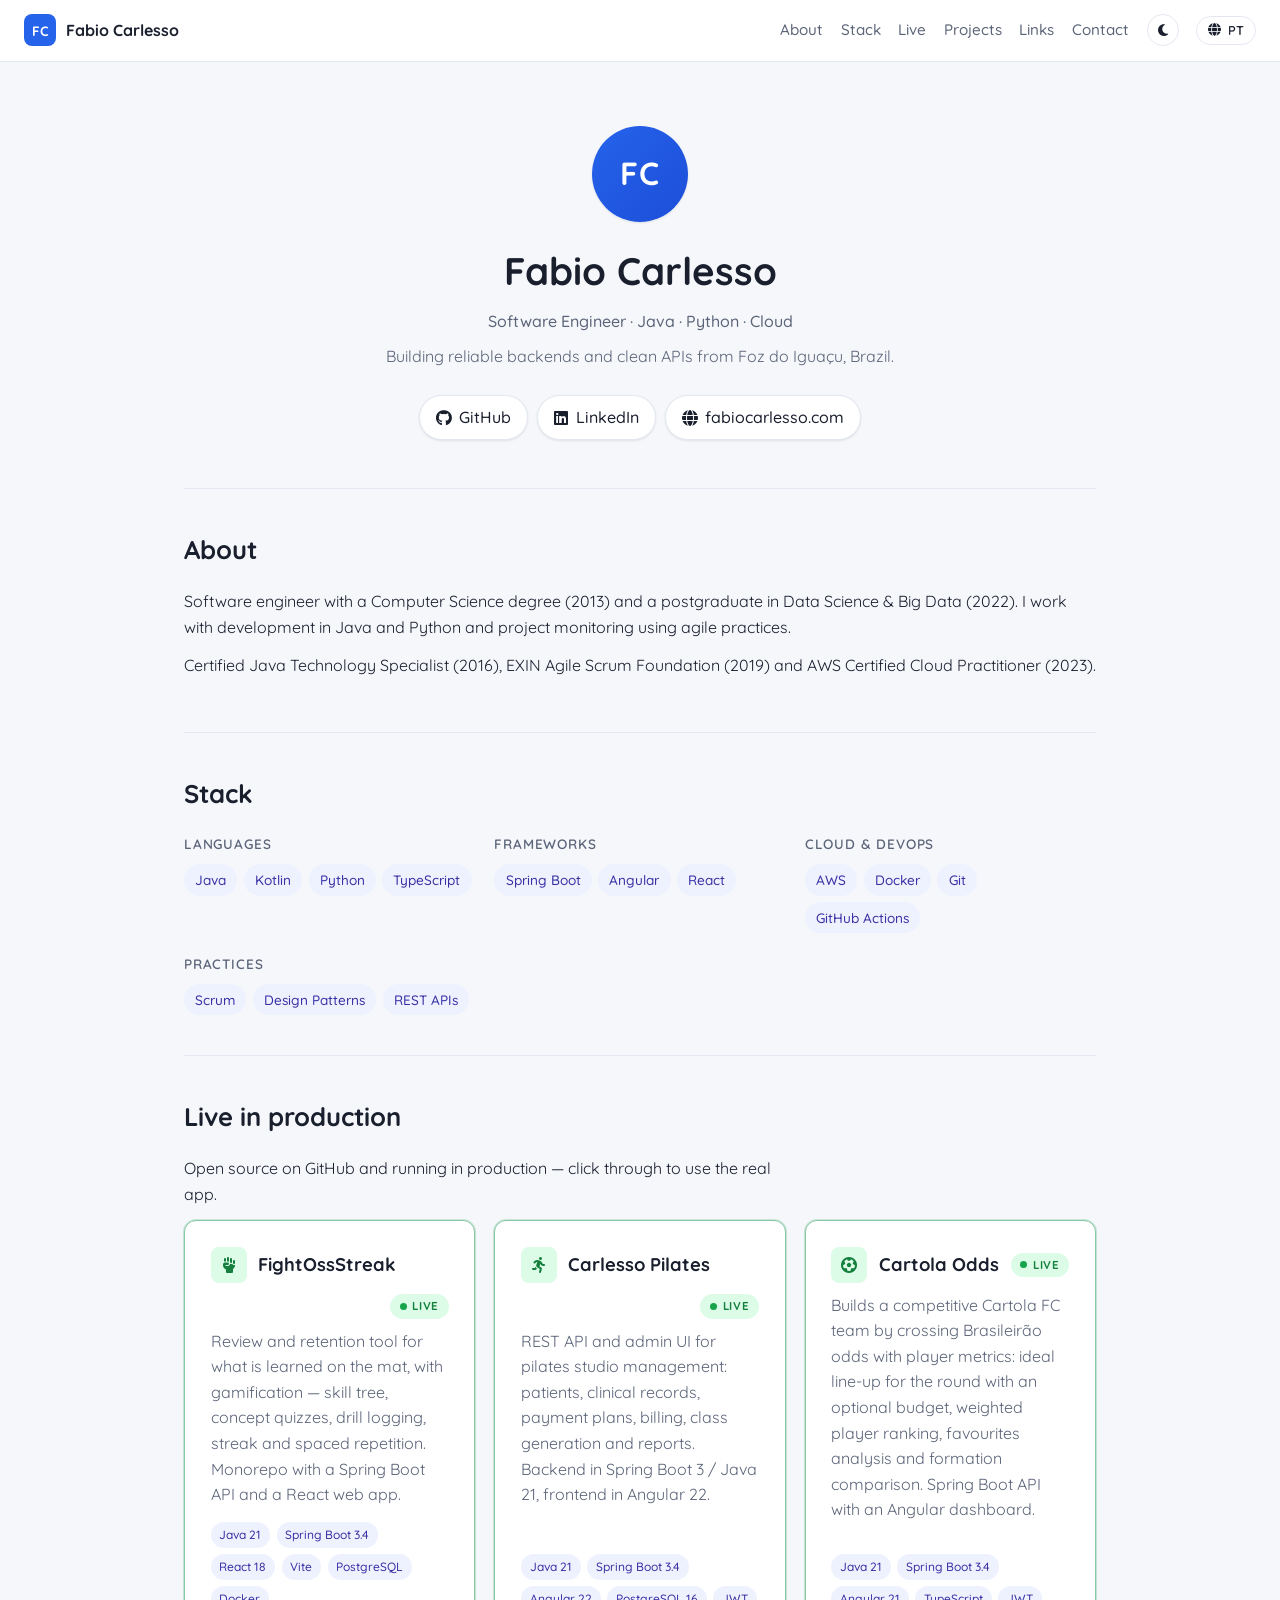
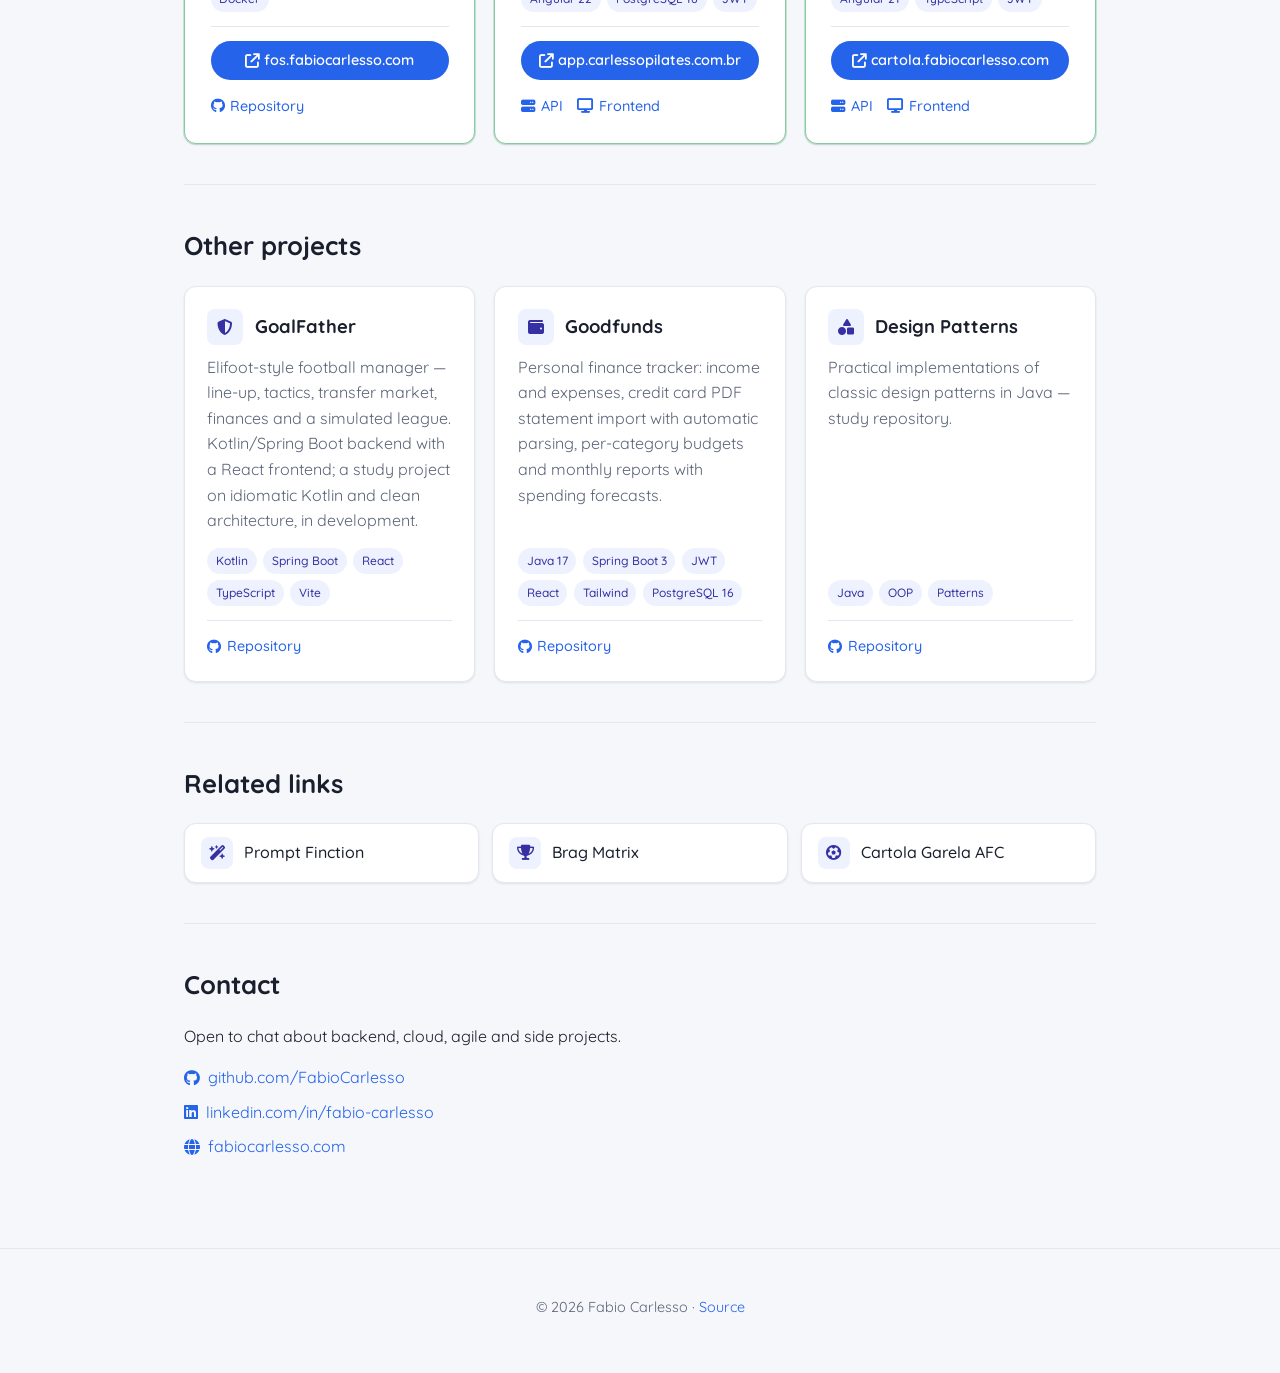
<file: index.html>
<!DOCTYPE html>
<html lang="en">
<head>
  <meta charset="UTF-8" />
  <meta name="viewport" content="width=device-width, initial-scale=1.0" />
  <title>Fabio Carlesso — Software Engineer</title>
  <meta name="description" content="Fabio Carlesso — Software Engineer focused on Java, Spring Boot, Angular and AWS." />
  <meta property="og:title" content="Fabio Carlesso — Software Engineer" />
  <meta property="og:description" content="Backend in Java/Python, frontend in Angular, cloud on AWS." />
  <meta property="og:type" content="website" />
  <meta property="og:url" content="https://fabiocarlesso.github.io/" />
  <meta name="theme-color" content="#2563eb" />
  <link rel="icon" type="image/svg+xml" href="assets/img/favicon.svg" />
  <link rel="preconnect" href="https://fonts.googleapis.com" />
  <link rel="preconnect" href="https://fonts.gstatic.com" crossorigin />
  <link href="https://fonts.googleapis.com/css2?family=Quicksand:wght@400;500;600;700&display=swap" rel="stylesheet" />
  <link rel="stylesheet" href="https://cdnjs.cloudflare.com/ajax/libs/font-awesome/6.5.2/css/all.min.css" />
  <link rel="stylesheet" href="assets/css/style.css" />
  <script>
    (function () {
      try {
        var stored = localStorage.getItem('theme');
        var prefersDark = window.matchMedia('(prefers-color-scheme: dark)').matches;
        document.documentElement.setAttribute('data-theme', stored || (prefersDark ? 'dark' : 'light'));
      } catch (e) { /* ignore */ }
    })();
  </script>
</head>
<body>
  <header class="topbar">
    <a href="#" class="brand">
      <span class="brand-mark" id="brandMark">FC</span>
      <span class="brand-name" id="brandName">Fabio Carlesso</span>
    </a>
    <nav class="nav">
      <a href="#about" data-i18n="nav.about">About</a>
      <a href="#stack" data-i18n="nav.stack">Stack</a>
      <a href="#live" data-i18n="nav.live">Live</a>
      <a href="#projects" data-i18n="nav.projects">Projects</a>
      <a href="#links" data-i18n="nav.links">Links</a>
      <a href="#contact" data-i18n="nav.contact">Contact</a>
      <button class="icon-toggle" id="themeToggle" type="button" aria-label="Toggle dark mode">
        <i class="fa-solid fa-moon" aria-hidden="true" id="themeIcon"></i>
      </button>
      <button class="lang-toggle" id="langToggle" type="button" aria-label="Toggle language">
        <i class="fa-solid fa-globe" aria-hidden="true"></i>
        <span id="langLabel">PT</span>
      </button>
    </nav>
  </header>

  <main>
    <section class="hero">
      <div class="avatar" id="heroAvatar" aria-hidden="true">FC</div>
      <h1 id="heroName">Fabio Carlesso</h1>
      <p class="tagline" id="heroTagline"></p>
      <p class="hero-lead" id="heroLead"></p>
      <div class="hero-cta" id="heroLinks"></div>
    </section>

    <section id="about" class="section">
      <h2 data-i18n="about.title">About</h2>
      <div id="aboutBody"></div>
    </section>

    <section id="stack" class="section">
      <h2 data-i18n="stack.title">Stack</h2>
      <div class="stack-groups" id="stackGroups"></div>
    </section>

    <section id="live" class="section" hidden>
      <h2 data-i18n="live.title">Live in production</h2>
      <p class="section-lead" data-i18n="live.lead">Open source on GitHub and running in production — click through to the real app.</p>
      <div class="projects featured" id="liveList"></div>
    </section>

    <section id="projects" class="section">
      <h2 data-i18n="projects.title">Other projects</h2>
      <div class="projects" id="projectsList"></div>
    </section>

    <section id="links" class="section">
      <h2 data-i18n="links.title">Related links</h2>
      <div class="links-grid" id="linksList"></div>
    </section>

    <section id="contact" class="section">
      <h2 data-i18n="contact.title">Contact</h2>
      <p data-i18n="contact.lead">Open to chat about backend, cloud, agile and side projects.</p>
      <ul class="contact-list" id="contactList"></ul>
    </section>
  </main>

  <footer class="site-footer">
    <p>
      © <span id="year"></span> Fabio Carlesso ·
      <a href="https://github.com/FabioCarlesso/fabiocarlesso.github.io" target="_blank" rel="noopener" data-i18n="footer.source">Source</a>
    </p>
  </footer>

  <script src="data.js"></script>
  <script src="assets/js/main.js"></script>
</body>
</html>
</file>
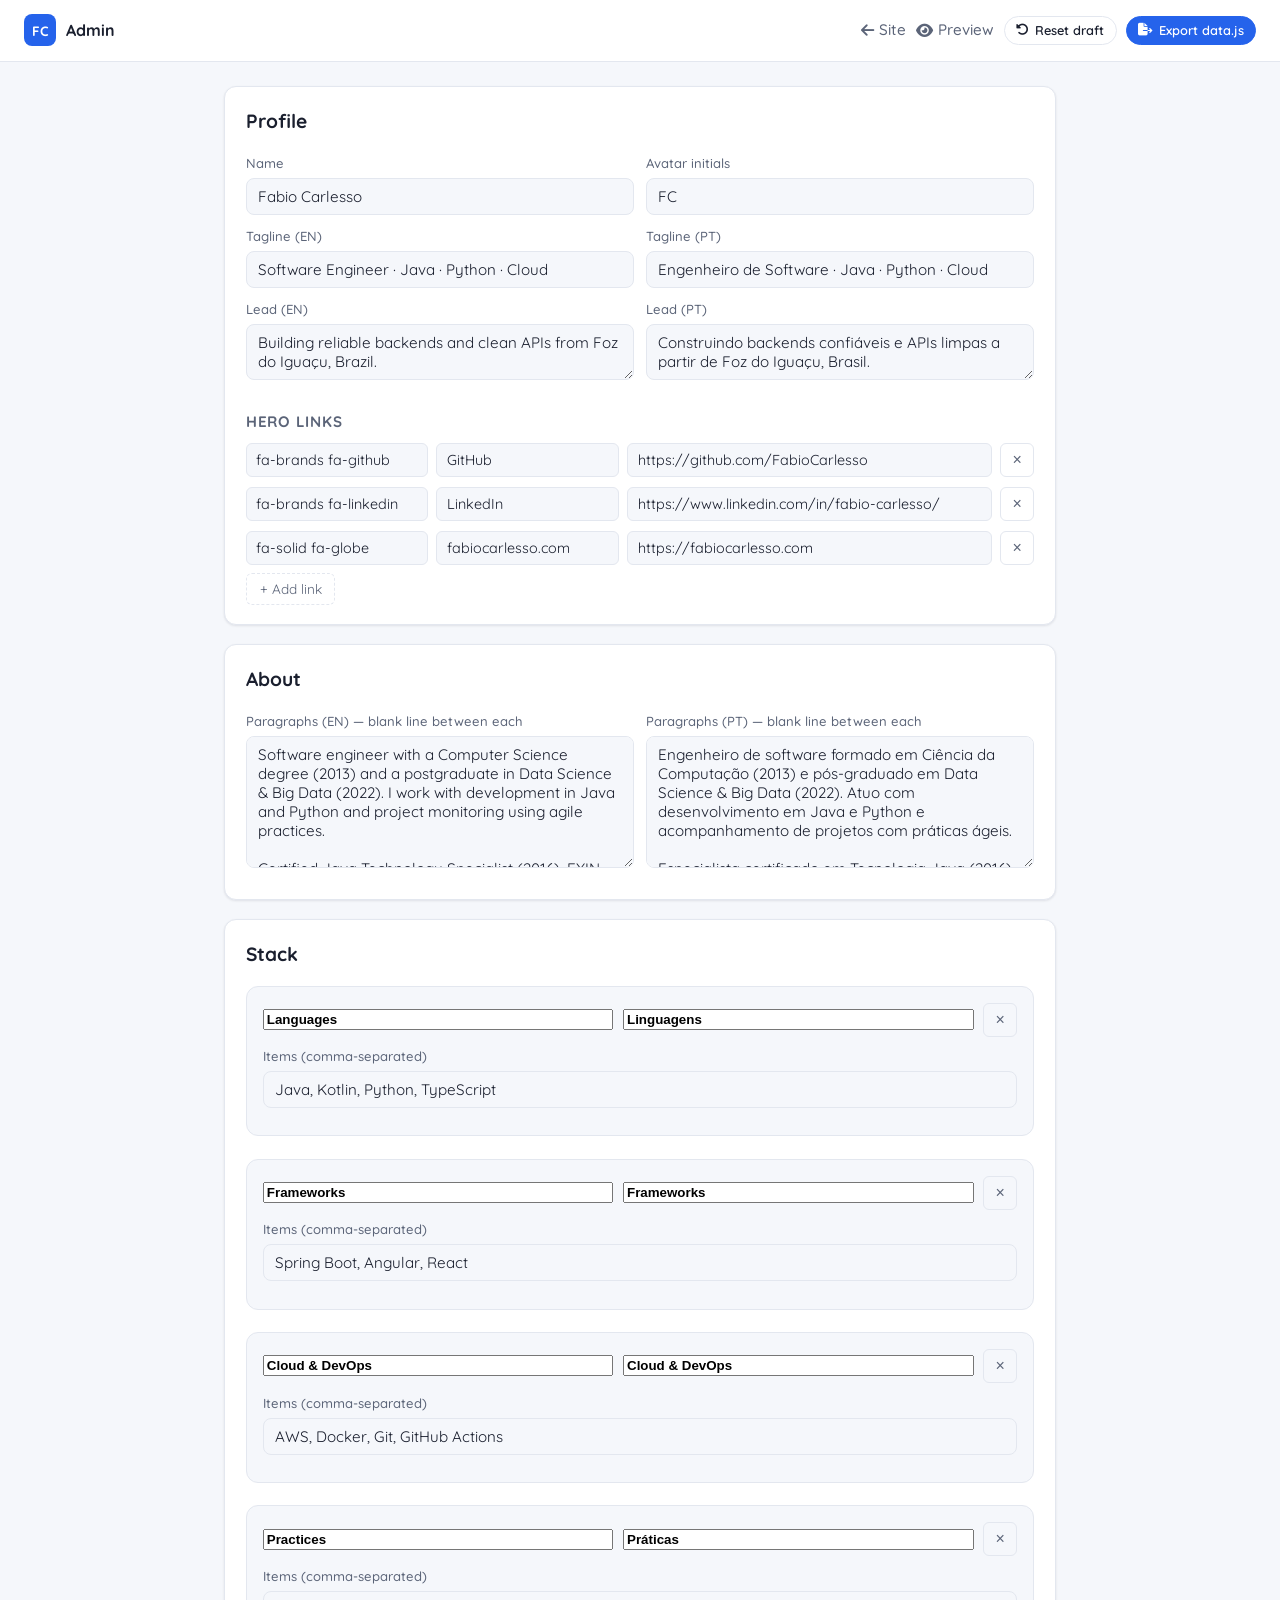
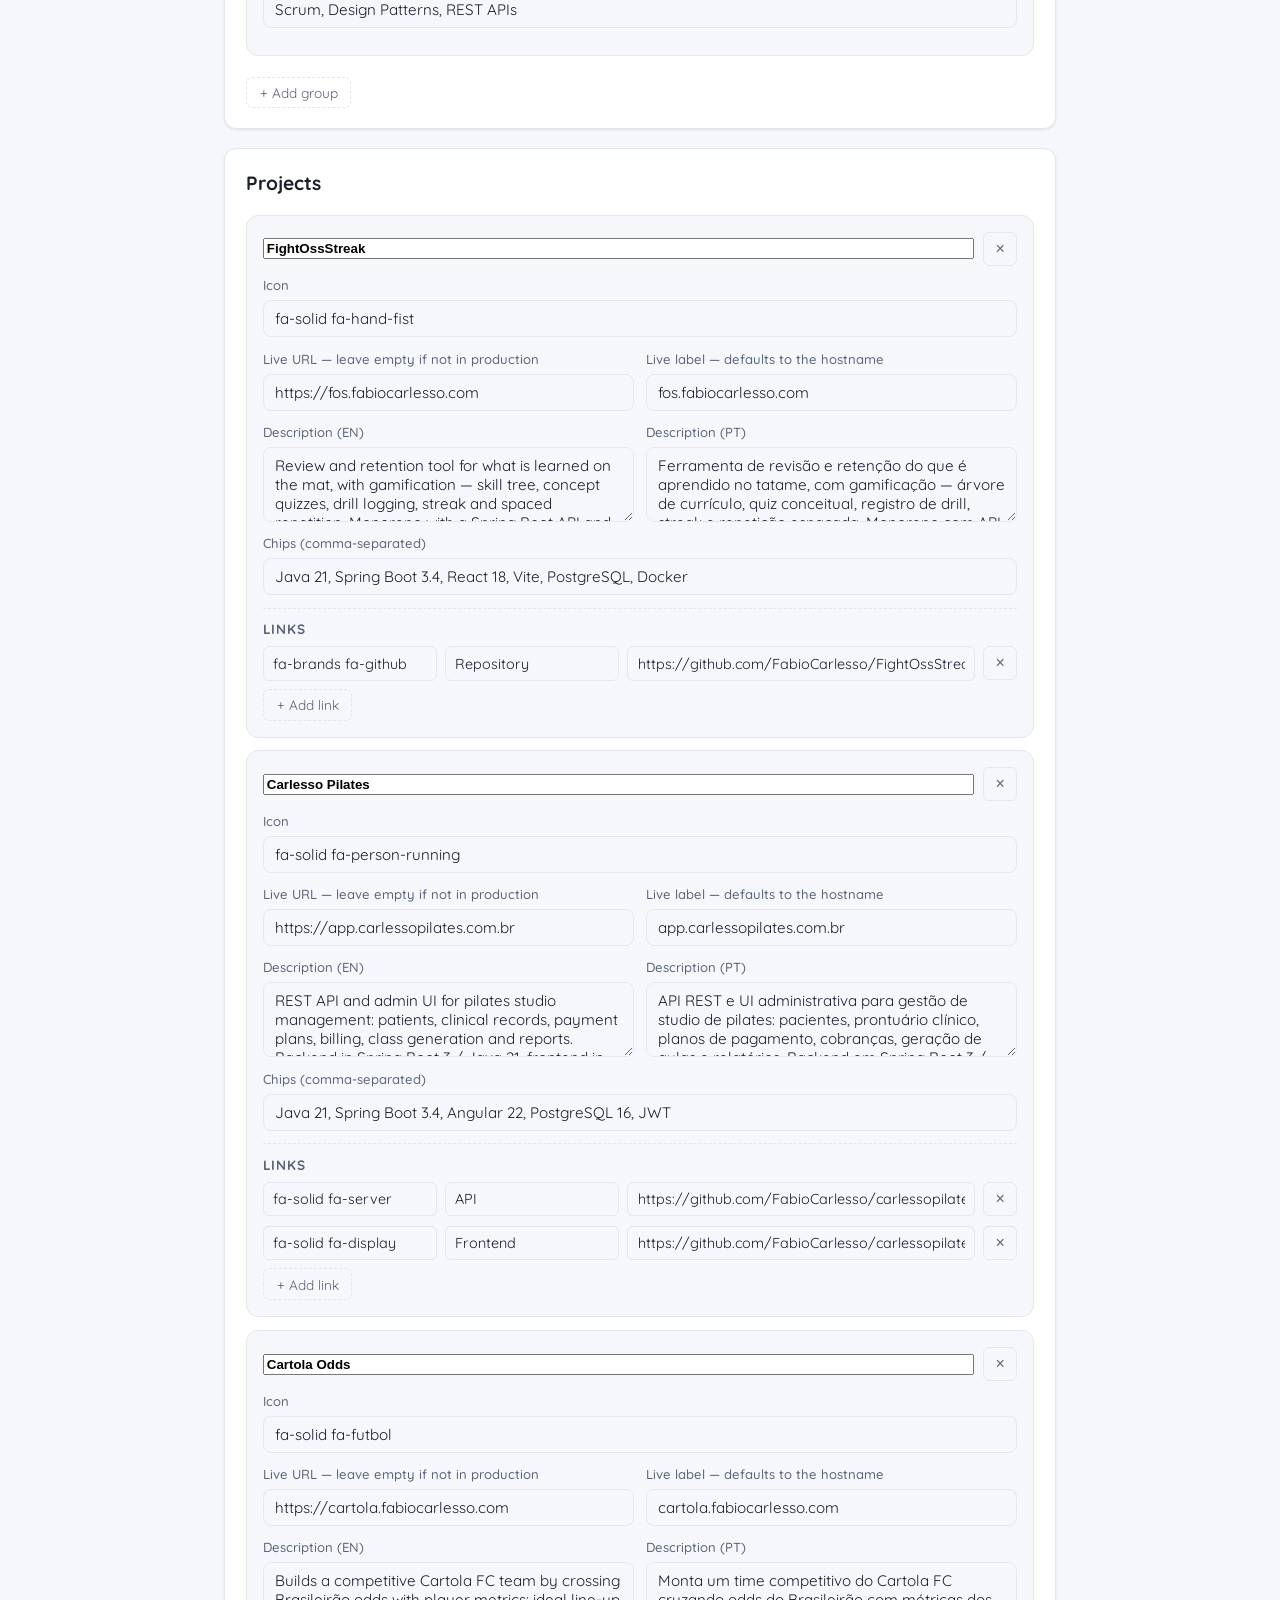
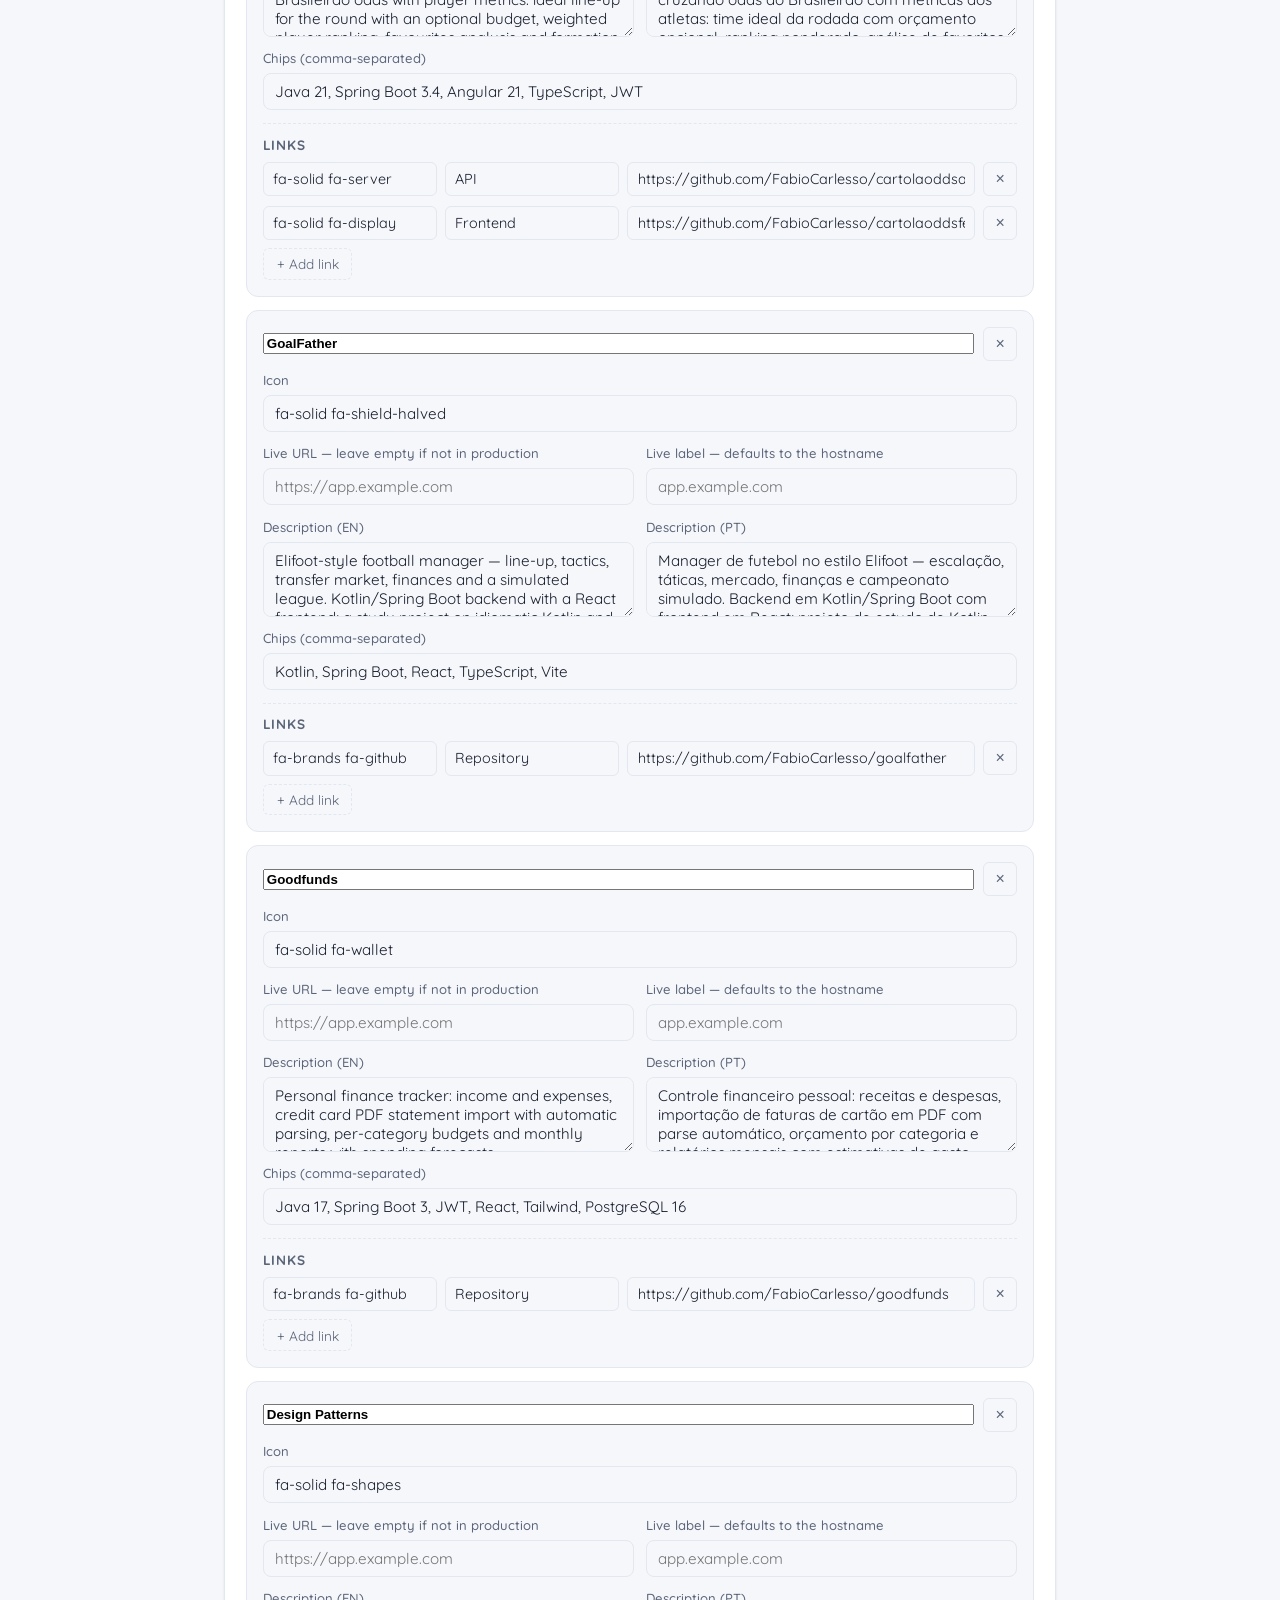
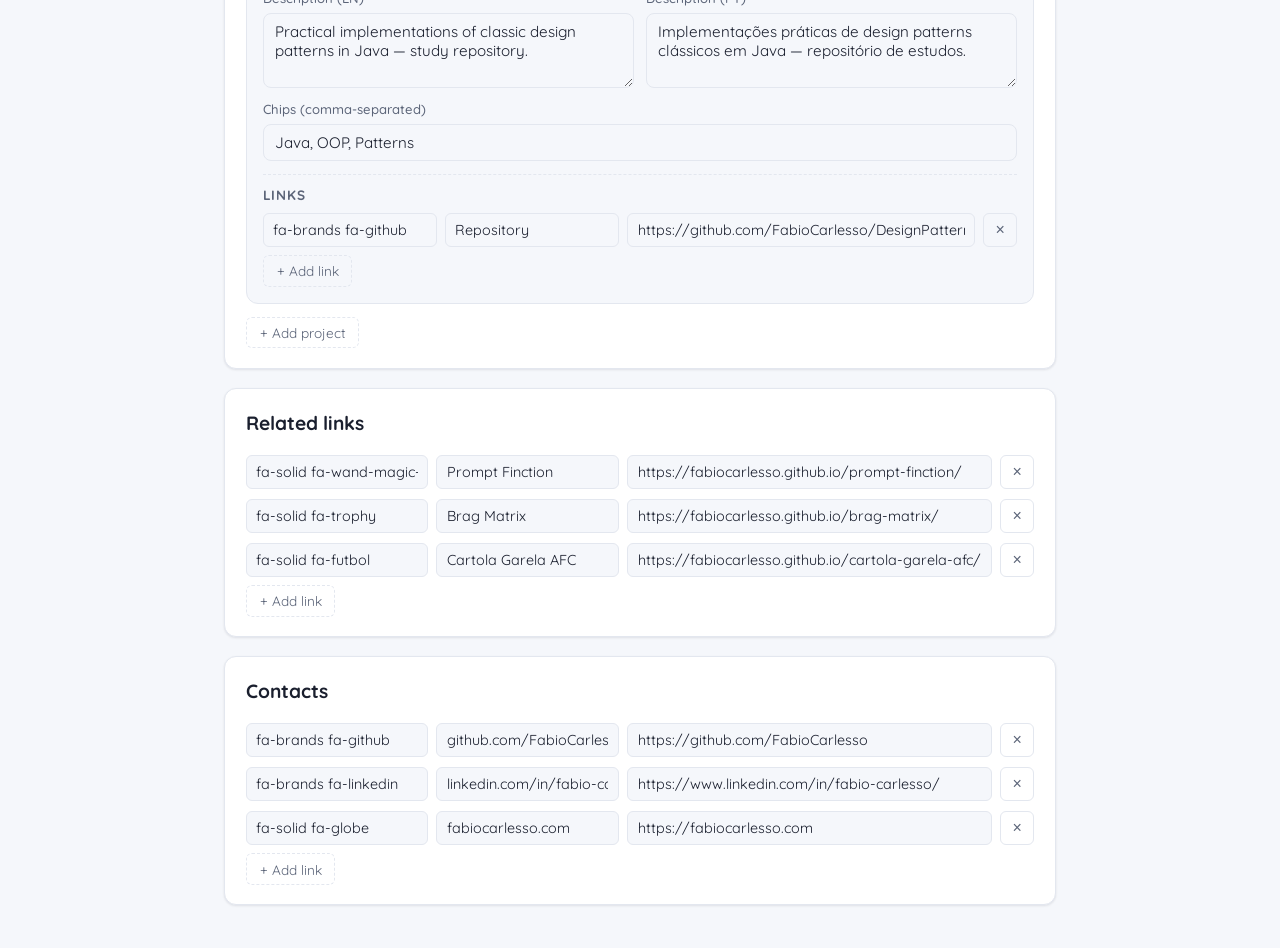
<file: admin.html>
<!DOCTYPE html>
<html lang="en">
<head>
  <meta charset="UTF-8" />
  <meta name="viewport" content="width=device-width, initial-scale=1.0" />
  <title>Admin · Fabio Carlesso</title>
  <meta name="robots" content="noindex, nofollow" />
  <link rel="icon" type="image/svg+xml" href="assets/img/favicon.svg" />
  <link rel="preconnect" href="https://fonts.googleapis.com" />
  <link rel="preconnect" href="https://fonts.gstatic.com" crossorigin />
  <link href="https://fonts.googleapis.com/css2?family=Quicksand:wght@400;500;600;700&display=swap" rel="stylesheet" />
  <link rel="stylesheet" href="https://cdnjs.cloudflare.com/ajax/libs/font-awesome/6.5.2/css/all.min.css" />
  <link rel="stylesheet" href="assets/css/style.css" />
  <link rel="stylesheet" href="assets/css/admin.css" />
  <script>
    (function () {
      try {
        var stored = localStorage.getItem('theme');
        var prefersDark = window.matchMedia('(prefers-color-scheme: dark)').matches;
        document.documentElement.setAttribute('data-theme', stored || (prefersDark ? 'dark' : 'light'));
      } catch (e) { /* ignore */ }
    })();
  </script>
</head>
<body>
  <header class="topbar">
    <a href="index.html" class="brand">
      <span class="brand-mark">FC</span>
      <span class="brand-name">Admin</span>
    </a>
    <nav class="nav admin-nav">
      <a href="index.html"><i class="fa-solid fa-arrow-left" aria-hidden="true"></i> Site</a>
      <a href="index.html?draft=1" target="_blank" rel="noopener"><i class="fa-solid fa-eye" aria-hidden="true"></i> Preview</a>
      <button class="lang-toggle" id="resetBtn" type="button">
        <i class="fa-solid fa-rotate-left" aria-hidden="true"></i> Reset draft
      </button>
      <button class="lang-toggle primary" id="exportBtn" type="button">
        <i class="fa-solid fa-file-export" aria-hidden="true"></i> Export data.js
      </button>
    </nav>
  </header>

  <main class="admin">
    <div class="admin-banner" id="draftBanner" hidden>
      <i class="fa-solid fa-circle-info" aria-hidden="true"></i>
      <span>Editing a local draft. Export and paste into <code>data.js</code> on GitHub to publish.</span>
    </div>
    <div id="formRoot"></div>
  </main>

  <div class="modal" id="exportModal" hidden>
    <div class="modal-card">
      <div class="modal-head">
        <h3>Export data.js</h3>
        <button type="button" class="modal-close" id="closeExport" aria-label="Close">×</button>
      </div>
      <p>Copy the content below, paste into <code>data.js</code> on GitHub and commit to <code>main</code>. The site auto-deploys.</p>
      <textarea id="exportContent" readonly></textarea>
      <div class="modal-actions">
        <button type="button" id="copyExport"><i class="fa-solid fa-copy" aria-hidden="true"></i> Copy</button>
        <button type="button" id="downloadExport"><i class="fa-solid fa-download" aria-hidden="true"></i> Download data.js</button>
        <a id="githubEditLink" class="btn-link" href="https://github.com/FabioCarlesso/fabiocarlesso.github.io/edit/main/data.js" target="_blank" rel="noopener">
          <i class="fa-brands fa-github" aria-hidden="true"></i> Open on GitHub
        </a>
      </div>
    </div>
  </div>

  <script src="data.js"></script>
  <script src="assets/js/admin.js"></script>
</body>
</html>
</file>
<file: assets/css/style.css>
:root {
  --bg: #f5f7fb;
  --surface: #ffffff;
  --text: #1a1f2e;
  --muted: #5b6478;
  --primary: #2563eb;
  --primary-dark: #1d4ed8;
  --border: #e3e7ef;
  --chip-bg: #eef2ff;
  --chip-text: #3730a3;
  --shadow: 0 1px 3px rgba(15, 23, 42, 0.06), 0 1px 2px rgba(15, 23, 42, 0.04);
  --radius: 12px;
  --on-primary: #ffffff;
  --live: #16a34a;
  --live-bg: #dcfce7;
  --live-text: #15803d;
}

[data-theme='dark'] {
  --bg: #0f1422;
  --surface: #181f30;
  --text: #e6e9f2;
  --muted: #a0a8bd;
  --primary: #6ea3ff;
  --primary-dark: #4a86f0;
  --border: #28304a;
  --chip-bg: #1e2740;
  --chip-text: #b4c5ff;
  --shadow: 0 1px 3px rgba(0, 0, 0, 0.4);
  --on-primary: #0f1422;
  --live: #4ade80;
  --live-bg: #14321f;
  --live-text: #86efac;
}

* { box-sizing: border-box; }
[hidden] { display: none !important; }
html { scroll-behavior: smooth; }
body {
  margin: 0;
  font-family: 'Quicksand', system-ui, -apple-system, 'Segoe UI', Roboto, sans-serif;
  background: var(--bg);
  color: var(--text);
  line-height: 1.6;
  -webkit-font-smoothing: antialiased;
}
a { color: var(--primary); text-decoration: none; }
a:hover { text-decoration: underline; }
h1, h2, h3 { font-family: inherit; }

.topbar {
  position: sticky;
  top: 0;
  z-index: 10;
  display: flex;
  justify-content: space-between;
  align-items: center;
  padding: 0.9rem 1.5rem;
  background: color-mix(in srgb, var(--surface) 92%, transparent);
  backdrop-filter: blur(8px);
  -webkit-backdrop-filter: blur(8px);
  border-bottom: 1px solid var(--border);
}
.brand {
  display: inline-flex;
  align-items: center;
  gap: 0.6rem;
  color: var(--text);
  font-weight: 700;
}
.brand:hover { text-decoration: none; }
.brand-mark {
  display: inline-grid;
  place-items: center;
  width: 32px;
  height: 32px;
  border-radius: 8px;
  background: var(--primary);
  color: #fff;
  font-size: 0.85rem;
}
.nav { display: flex; align-items: center; gap: 1.1rem; }
.nav a { color: var(--muted); font-weight: 500; font-size: 0.95rem; }
.nav a:hover { color: var(--text); text-decoration: none; }
.lang-toggle {
  display: inline-flex;
  align-items: center;
  gap: 0.4rem;
  background: transparent;
  border: 1px solid var(--border);
  color: var(--text);
  padding: 0.35rem 0.7rem;
  border-radius: 999px;
  cursor: pointer;
  font-family: inherit;
  font-weight: 600;
  font-size: 0.8rem;
}
.lang-toggle:hover { border-color: var(--primary); color: var(--primary); }
.icon-toggle {
  display: inline-grid;
  place-items: center;
  width: 32px;
  height: 32px;
  background: transparent;
  border: 1px solid var(--border);
  color: var(--text);
  border-radius: 999px;
  cursor: pointer;
  font-size: 0.85rem;
}
.icon-toggle:hover { border-color: var(--primary); color: var(--primary); }

main { max-width: 960px; margin: 0 auto; padding: 0 1.5rem; }

.hero { text-align: center; padding: 4rem 0 3rem; }
.avatar {
  width: 96px;
  height: 96px;
  margin: 0 auto 1.2rem;
  border-radius: 50%;
  background: linear-gradient(135deg, var(--primary), var(--primary-dark));
  color: #fff;
  font-size: 2rem;
  font-weight: 700;
  display: grid;
  place-items: center;
  box-shadow: var(--shadow);
  letter-spacing: 0.04em;
}
.hero h1 { margin: 0 0 0.4rem; font-size: 2.4rem; }
.tagline { color: var(--muted); margin: 0 0 0.6rem; font-weight: 500; }
.hero-lead { max-width: 540px; margin: 0 auto 1.6rem; color: var(--muted); }
.hero-cta { display: flex; flex-wrap: wrap; gap: 0.6rem; justify-content: center; }
.hero-cta a {
  display: inline-flex;
  align-items: center;
  gap: 0.45rem;
  padding: 0.55rem 1rem;
  background: var(--surface);
  border: 1px solid var(--border);
  border-radius: 999px;
  color: var(--text);
  font-weight: 500;
  box-shadow: var(--shadow);
}
.hero-cta a:hover { border-color: var(--primary); color: var(--primary); text-decoration: none; }

.section { padding: 2.5rem 0; border-top: 1px solid var(--border); }
.section h2 { font-size: 1.6rem; margin: 0 0 1.2rem; }
.section p { margin: 0 0 0.8rem; color: var(--text); }

.stack-groups {
  display: grid;
  grid-template-columns: repeat(auto-fit, minmax(220px, 1fr));
  gap: 1.2rem;
}
.stack-group h3 {
  font-size: 0.85rem;
  color: var(--muted);
  margin: 0 0 0.6rem;
  text-transform: uppercase;
  letter-spacing: 0.06em;
  font-weight: 600;
}
.chips { list-style: none; padding: 0; margin: 0; display: flex; flex-wrap: wrap; gap: 0.4rem; }
.chips li {
  padding: 0.3rem 0.7rem;
  background: var(--chip-bg);
  color: var(--chip-text);
  border-radius: 999px;
  font-size: 0.85rem;
  font-weight: 500;
}
.chips.small li { font-size: 0.75rem; padding: 0.2rem 0.55rem; }

.projects {
  display: grid;
  grid-template-columns: repeat(auto-fit, minmax(280px, 1fr));
  gap: 1.2rem;
}
.project {
  background: var(--surface);
  border: 1px solid var(--border);
  border-radius: var(--radius);
  padding: 1.4rem;
  box-shadow: var(--shadow);
  display: flex;
  flex-direction: column;
  transition: transform 0.15s ease, border-color 0.15s ease;
}
.project:hover { transform: translateY(-2px); border-color: var(--primary); }
.project header { display: flex; flex-wrap: wrap; align-items: center; gap: 0.7rem; margin-bottom: 0.6rem; }
.project header h3 { margin: 0; font-size: 1.15rem; }
.project-icon {
  width: 36px;
  height: 36px;
  display: grid;
  place-items: center;
  background: var(--chip-bg);
  color: var(--chip-text);
  border-radius: 8px;
  font-size: 1rem;
}
.project p { color: var(--muted); margin: 0 0 0.9rem; flex: 1; }
.project footer {
  display: flex;
  flex-wrap: wrap;
  gap: 0.9rem;
  margin-top: 0.9rem;
  padding-top: 0.9rem;
  border-top: 1px solid var(--border);
}
.project footer a {
  display: inline-flex;
  align-items: center;
  gap: 0.35rem;
  font-size: 0.9rem;
  font-weight: 500;
}

.section-lead {
  color: var(--muted);
  margin: -0.4rem 0 1.2rem;
  max-width: 60ch;
}

.projects.featured .project { padding: 1.6rem; }

.project.is-live {
  border-color: color-mix(in srgb, var(--live) 45%, var(--border));
  box-shadow: var(--shadow), 0 0 0 1px color-mix(in srgb, var(--live) 18%, transparent);
}
.project.is-live:hover { border-color: var(--live); }
.project.is-live .project-icon {
  background: var(--live-bg);
  color: var(--live-text);
}

.live-badge {
  display: inline-flex;
  align-items: center;
  gap: 0.35rem;
  margin-left: auto;
  padding: 0.2rem 0.6rem;
  background: var(--live-bg);
  color: var(--live-text);
  border-radius: 999px;
  font-size: 0.72rem;
  font-weight: 700;
  text-transform: uppercase;
  letter-spacing: 0.06em;
  white-space: nowrap;
}
.live-dot {
  width: 7px;
  height: 7px;
  border-radius: 50%;
  background: var(--live);
  box-shadow: 0 0 0 0 color-mix(in srgb, var(--live) 60%, transparent);
  animation: live-pulse 2s ease-out infinite;
}
@keyframes live-pulse {
  70% { box-shadow: 0 0 0 6px transparent; }
  100% { box-shadow: 0 0 0 0 transparent; }
}
@media (prefers-reduced-motion: reduce) {
  .live-dot { animation: none; }
}

.project footer a.project-cta {
  flex: 1 1 100%;
  justify-content: center;
  padding: 0.5rem 0.9rem;
  background: var(--primary);
  color: var(--on-primary);
  border-radius: 999px;
  font-weight: 600;
  white-space: nowrap;
  transition: background-color 0.15s ease;
}
.project footer a.project-cta:hover {
  background: var(--primary-dark);
  color: var(--on-primary);
  text-decoration: none;
}

.links-grid {
  display: grid;
  grid-template-columns: repeat(auto-fit, minmax(220px, 1fr));
  gap: 0.8rem;
}
.link-card {
  display: inline-flex;
  align-items: center;
  gap: 0.7rem;
  padding: 0.8rem 1rem;
  background: var(--surface);
  border: 1px solid var(--border);
  border-radius: var(--radius);
  color: var(--text);
  font-weight: 500;
  box-shadow: var(--shadow);
  transition: transform 0.15s ease, border-color 0.15s ease, color 0.15s ease;
}
.link-card:hover {
  transform: translateY(-2px);
  border-color: var(--primary);
  color: var(--primary);
  text-decoration: none;
}
.link-card-icon {
  width: 32px;
  height: 32px;
  display: grid;
  place-items: center;
  background: var(--chip-bg);
  color: var(--chip-text);
  border-radius: 8px;
  font-size: 0.95rem;
  flex-shrink: 0;
}
.link-card-label { word-break: break-word; }

.contact-list { list-style: none; padding: 0; display: flex; flex-direction: column; gap: 0.5rem; }
.contact-list a { display: inline-flex; align-items: center; gap: 0.5rem; }

.site-footer {
  text-align: center;
  padding: 2rem 1.5rem 2.5rem;
  color: var(--muted);
  font-size: 0.9rem;
  border-top: 1px solid var(--border);
  margin-top: 2rem;
}

@media (max-width: 640px) {
  .nav { gap: 0.6rem; }
  .nav a:not(.lang-toggle) { display: none; }
  .brand-name { display: none; }
  .hero { padding: 2.5rem 0 2rem; }
  .hero h1 { font-size: 1.9rem; }
}
</file>
<file: assets/css/admin.css>
.admin { max-width: 880px; margin: 0 auto; padding: 1.5rem; }

.admin-nav { gap: 0.6rem; }
.admin-nav a { display: inline-flex; align-items: center; gap: 0.35rem; }
.lang-toggle.primary { background: var(--primary); color: #fff; border-color: var(--primary); }
.lang-toggle.primary:hover { background: var(--primary-dark); border-color: var(--primary-dark); color: #fff; }

.admin-banner {
  display: flex;
  gap: 0.6rem;
  align-items: center;
  padding: 0.8rem 1rem;
  margin-bottom: 1.4rem;
  background: var(--chip-bg);
  color: var(--chip-text);
  border-radius: var(--radius);
  font-size: 0.9rem;
}
.admin-banner code {
  background: rgba(255, 255, 255, 0.35);
  padding: 0.05rem 0.35rem;
  border-radius: 4px;
}

.admin-section {
  background: var(--surface);
  border: 1px solid var(--border);
  border-radius: var(--radius);
  padding: 1.2rem 1.3rem;
  margin-bottom: 1.2rem;
  box-shadow: var(--shadow);
}
.admin-section > h2 {
  margin: 0 0 1rem;
  font-size: 1.2rem;
  display: flex;
  align-items: center;
  gap: 0.5rem;
}
.admin-section h3 {
  font-size: 0.95rem;
  color: var(--muted);
  margin: 1.2rem 0 0.5rem;
  text-transform: uppercase;
  letter-spacing: 0.05em;
}

.field { display: flex; flex-direction: column; margin-bottom: 0.7rem; }
.field > span { font-size: 0.82rem; color: var(--muted); margin-bottom: 0.25rem; font-weight: 500; }
.field input,
.field textarea {
  font-family: inherit;
  font-size: 0.95rem;
  padding: 0.5rem 0.7rem;
  border: 1px solid var(--border);
  border-radius: 8px;
  background: var(--bg);
  color: var(--text);
  resize: vertical;
}
.field input:focus,
.field textarea:focus { outline: 2px solid var(--primary); outline-offset: -1px; border-color: var(--primary); }

.field-grid {
  display: grid;
  grid-template-columns: 1fr 1fr;
  gap: 0.7rem;
}
@media (max-width: 600px) { .field-grid { grid-template-columns: 1fr; } }

.repeater { display: flex; flex-direction: column; gap: 0.6rem; margin-bottom: 0.5rem; }
.repeater-row {
  display: grid;
  grid-template-columns: 1fr 1fr 2fr auto;
  gap: 0.5rem;
  align-items: start;
}
@media (max-width: 600px) {
  .repeater-row { grid-template-columns: 1fr auto; }
}
.repeater-row input { width: 100%; padding: 0.45rem 0.6rem; border: 1px solid var(--border); border-radius: 6px; background: var(--bg); color: var(--text); font-family: inherit; font-size: 0.9rem; }
.repeater-row .remove,
.card .remove {
  background: transparent;
  border: 1px solid var(--border);
  color: var(--muted);
  width: 34px; height: 34px;
  border-radius: 6px;
  cursor: pointer;
  font-size: 1rem;
  line-height: 1;
}
.repeater-row .remove:hover,
.card .remove:hover { color: #e23; border-color: #e23; }

.add-btn {
  align-self: flex-start;
  background: transparent;
  border: 1px dashed var(--border);
  color: var(--muted);
  padding: 0.4rem 0.8rem;
  border-radius: 6px;
  cursor: pointer;
  font-family: inherit;
  font-size: 0.85rem;
}
.add-btn:hover { color: var(--primary); border-color: var(--primary); }

.card {
  border: 1px solid var(--border);
  border-radius: var(--radius);
  padding: 1rem;
  margin-bottom: 0.8rem;
  background: var(--bg);
}
.card-head { display: flex; align-items: center; gap: 0.6rem; margin-bottom: 0.6rem; }
.card-head input { flex: 1; font-weight: 600; }
.card-sub { margin-top: 0.8rem; padding-top: 0.6rem; border-top: 1px dashed var(--border); }
.card-sub h4 { margin: 0 0 0.4rem; font-size: 0.85rem; color: var(--muted); text-transform: uppercase; letter-spacing: 0.05em; }

.modal {
  position: fixed;
  inset: 0;
  background: rgba(15, 20, 34, 0.55);
  display: grid;
  place-items: center;
  z-index: 100;
  padding: 1rem;
}
.modal[hidden] { display: none; }
.modal-card {
  background: var(--surface);
  border-radius: var(--radius);
  max-width: 720px;
  width: 100%;
  max-height: 90vh;
  display: flex;
  flex-direction: column;
  padding: 1.2rem 1.3rem;
  box-shadow: 0 8px 32px rgba(0, 0, 0, 0.25);
}
.modal-head { display: flex; align-items: center; justify-content: space-between; margin-bottom: 0.6rem; }
.modal-head h3 { margin: 0; }
.modal-close {
  background: transparent;
  border: none;
  font-size: 1.6rem;
  line-height: 1;
  color: var(--muted);
  cursor: pointer;
}
.modal p { color: var(--muted); margin: 0 0 0.8rem; font-size: 0.9rem; }
.modal p code { background: var(--chip-bg); color: var(--chip-text); padding: 0.05rem 0.35rem; border-radius: 4px; }
#exportContent {
  flex: 1;
  width: 100%;
  font-family: 'SF Mono', Menlo, Consolas, monospace;
  font-size: 0.78rem;
  padding: 0.7rem;
  border: 1px solid var(--border);
  border-radius: 8px;
  background: var(--bg);
  color: var(--text);
  resize: vertical;
  min-height: 280px;
}
.modal-actions {
  display: flex;
  flex-wrap: wrap;
  gap: 0.5rem;
  margin-top: 0.8rem;
}
.modal-actions button,
.modal-actions .btn-link {
  display: inline-flex;
  align-items: center;
  gap: 0.4rem;
  padding: 0.5rem 0.9rem;
  border-radius: 6px;
  border: 1px solid var(--border);
  background: var(--bg);
  color: var(--text);
  cursor: pointer;
  font-family: inherit;
  font-size: 0.9rem;
  text-decoration: none;
}
.modal-actions button:hover,
.modal-actions .btn-link:hover { border-color: var(--primary); color: var(--primary); }
#copyExport { background: var(--primary); color: #fff; border-color: var(--primary); }
#copyExport:hover { background: var(--primary-dark); border-color: var(--primary-dark); color: #fff; }
</file>
